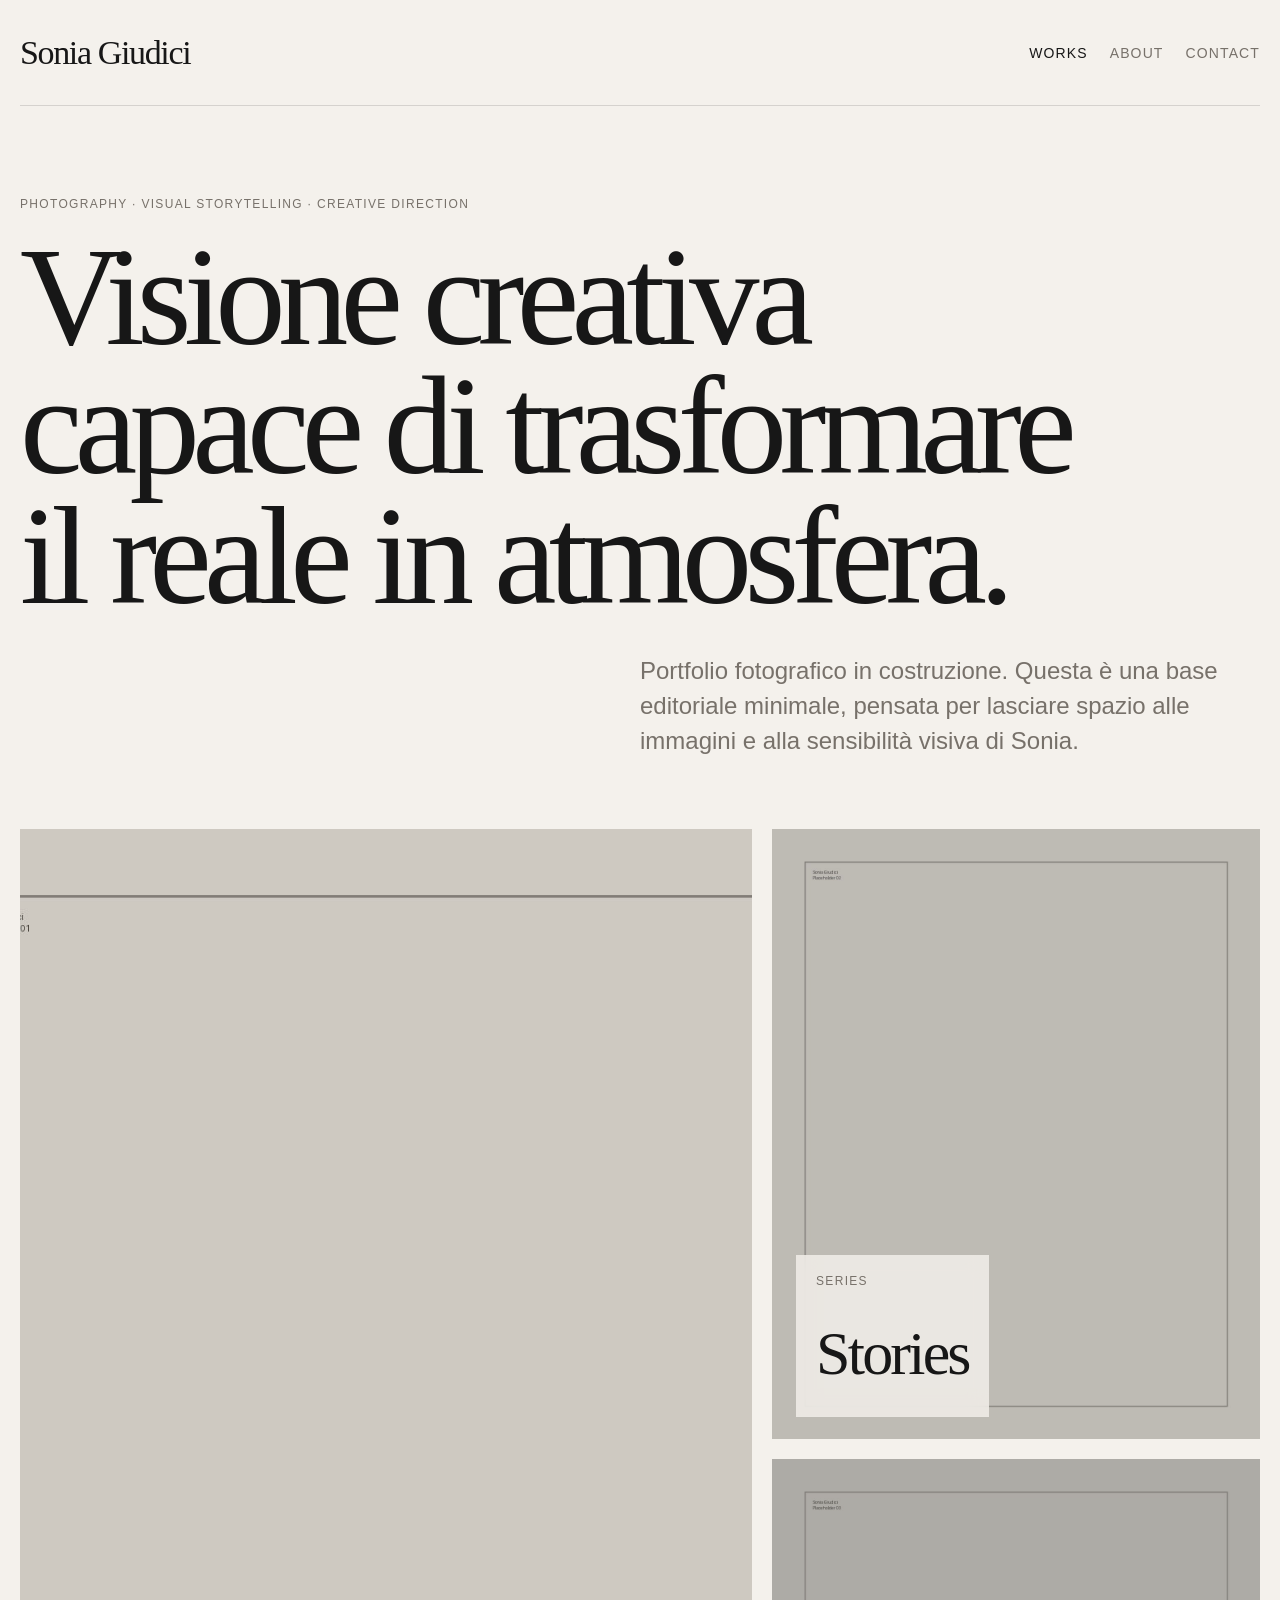
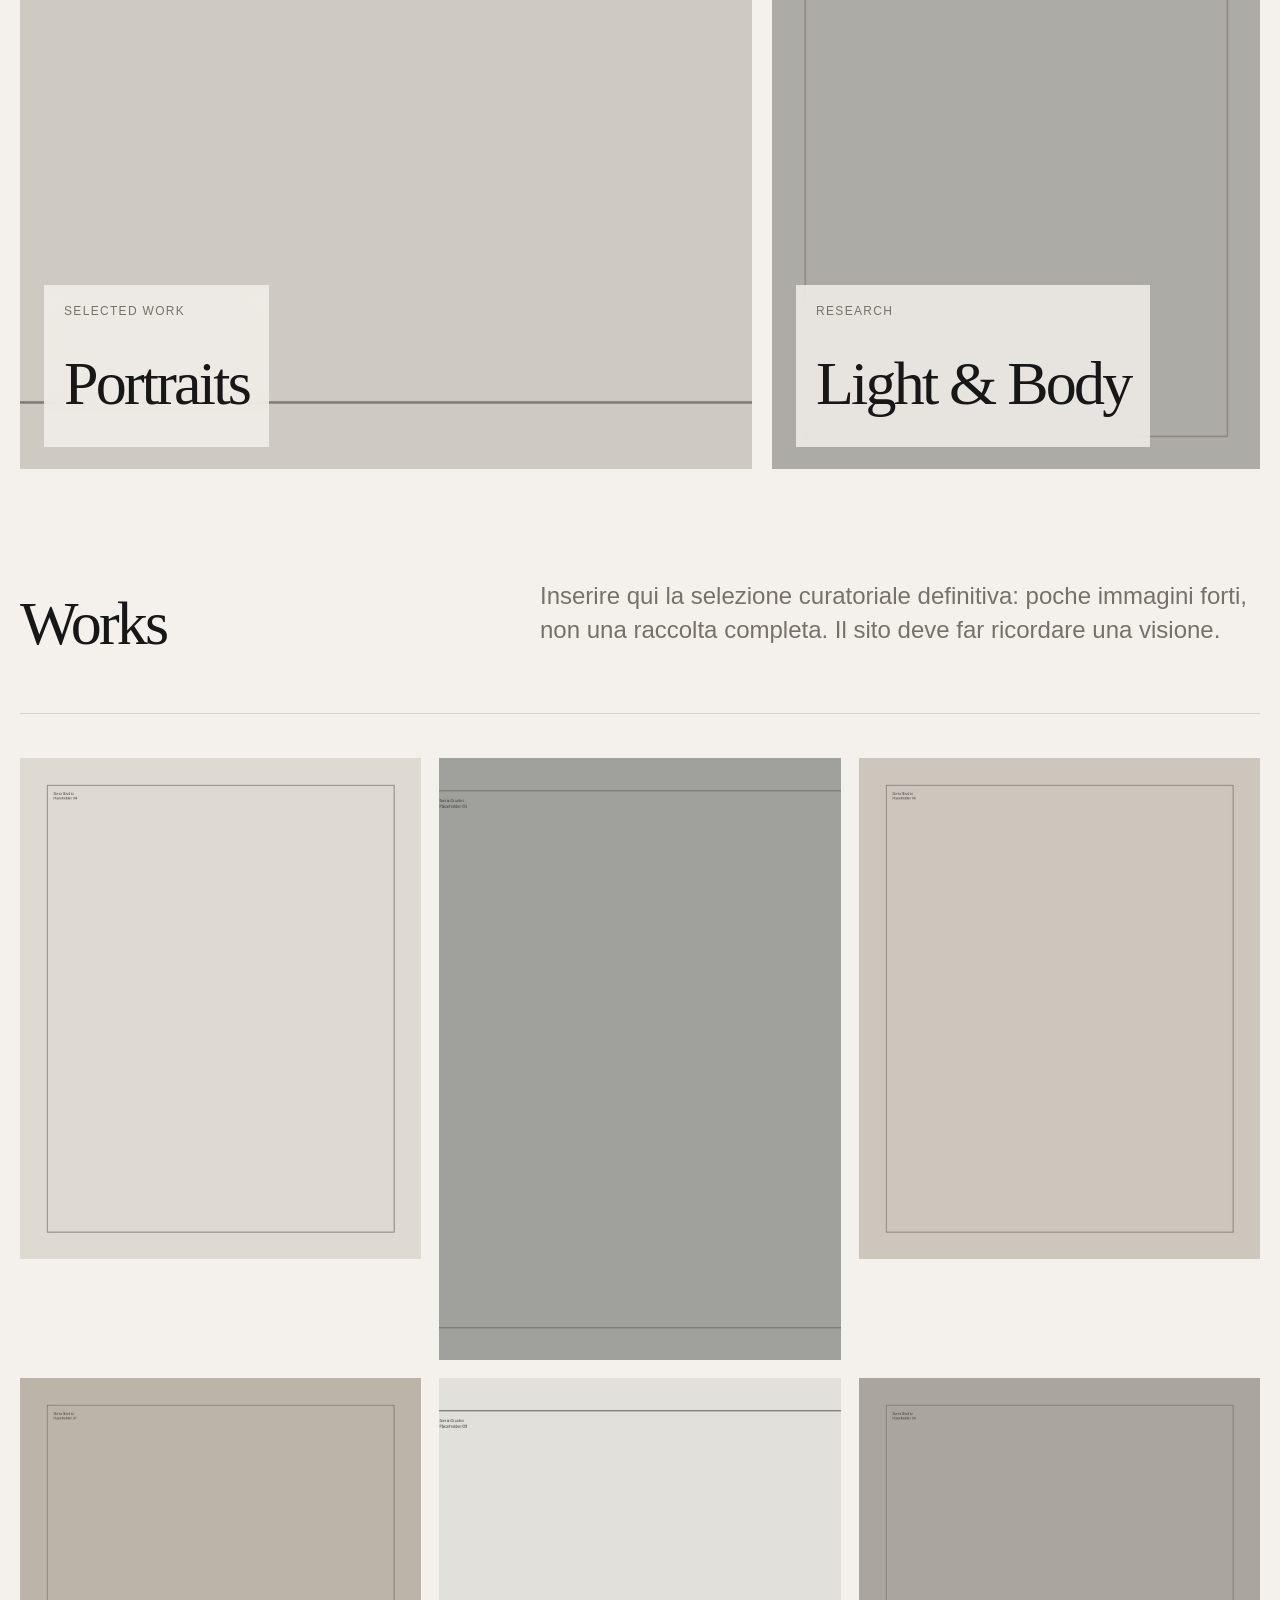
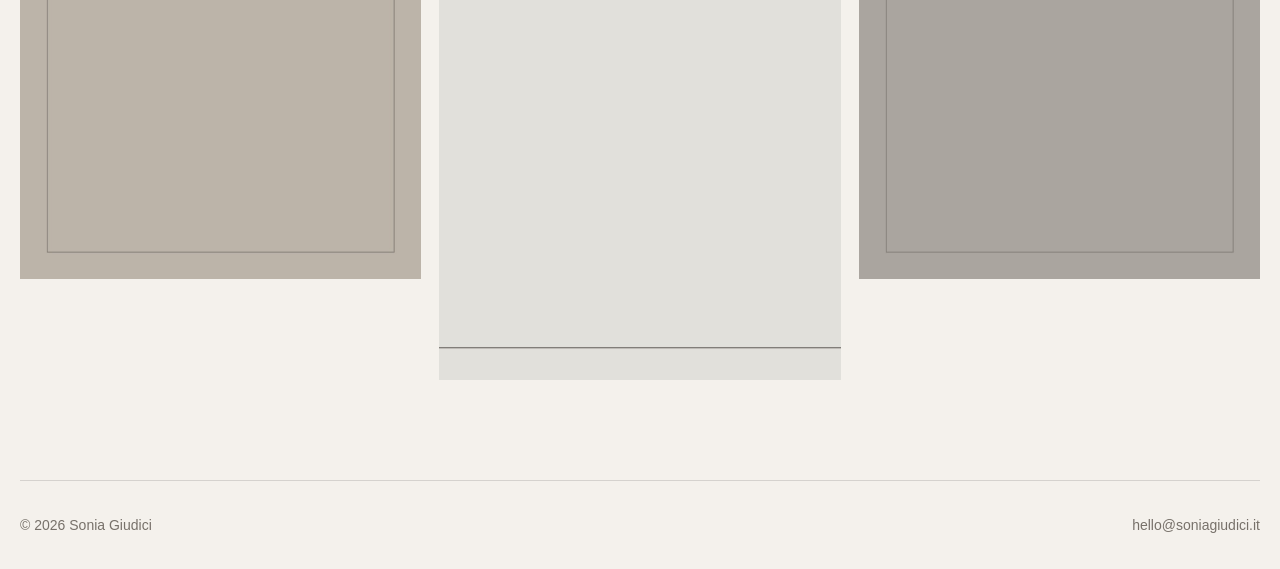
<file: index.html>
<!doctype html>
<html lang="it">
<head>
  <meta charset="utf-8">
  <meta name="viewport" content="width=device-width, initial-scale=1">
  <title>Sonia Giudici — Creative Vision</title>
  <meta name="description" content="Portfolio fotografico e visivo di Sonia Giudici.">
  <link rel="stylesheet" href="assets/css/style.css">
</head>
<body>
  <header class="site-header">
    <a class="logo" href="index.html">Sonia Giudici</a>
    <nav>
      <a href="index.html" aria-current="page">Works</a>
      <a href="about.html">About</a>
      <a href="contact.html">Contact</a>
    </nav>
  </header>

  <main>
    <section class="hero">
      <p class="eyebrow">Photography · Visual Storytelling · Creative Direction</p>
      <h1>Visione creativa capace di trasformare il reale in atmosfera.</h1>
      <p class="intro">
        Portfolio fotografico in costruzione. Questa è una base editoriale minimale,
        pensata per lasciare spazio alle immagini e alla sensibilità visiva di Sonia.
      </p>
    </section>

    <section class="featured">
      <article class="project-card large">
        <img src="assets/img/works/placeholder-01.jpg" alt="Opera fotografica di Sonia Giudici">
        <div>
          <p class="category">Selected work</p>
          <h2>Portraits</h2>
        </div>
      </article>

      <article class="project-card">
        <img src="assets/img/works/placeholder-02.jpg" alt="Opera fotografica di Sonia Giudici">
        <div>
          <p class="category">Series</p>
          <h2>Stories</h2>
        </div>
      </article>

      <article class="project-card">
        <img src="assets/img/works/placeholder-03.jpg" alt="Opera fotografica di Sonia Giudici">
        <div>
          <p class="category">Research</p>
          <h2>Light & Body</h2>
        </div>
      </article>
    </section>

    <section class="gallery-intro">
      <h2>Works</h2>
      <p>
        Inserire qui la selezione curatoriale definitiva: poche immagini forti,
        non una raccolta completa. Il sito deve far ricordare una visione.
      </p>
    </section>

    <section class="grid-gallery">
      <img src="assets/img/works/placeholder-04.jpg" alt="Opera fotografica di Sonia Giudici">
      <img src="assets/img/works/placeholder-05.jpg" alt="Opera fotografica di Sonia Giudici">
      <img src="assets/img/works/placeholder-06.jpg" alt="Opera fotografica di Sonia Giudici">
      <img src="assets/img/works/placeholder-07.jpg" alt="Opera fotografica di Sonia Giudici">
      <img src="assets/img/works/placeholder-08.jpg" alt="Opera fotografica di Sonia Giudici">
      <img src="assets/img/works/placeholder-09.jpg" alt="Opera fotografica di Sonia Giudici">
    </section>
  </main>

  <footer class="site-footer">
    <p>© <span id="year"></span> Sonia Giudici</p>
    <a href="mailto:hello@soniagiudici.it">hello@soniagiudici.it</a>
  </footer>

  <script src="assets/js/main.js"></script>
</body>
</html>
</file>
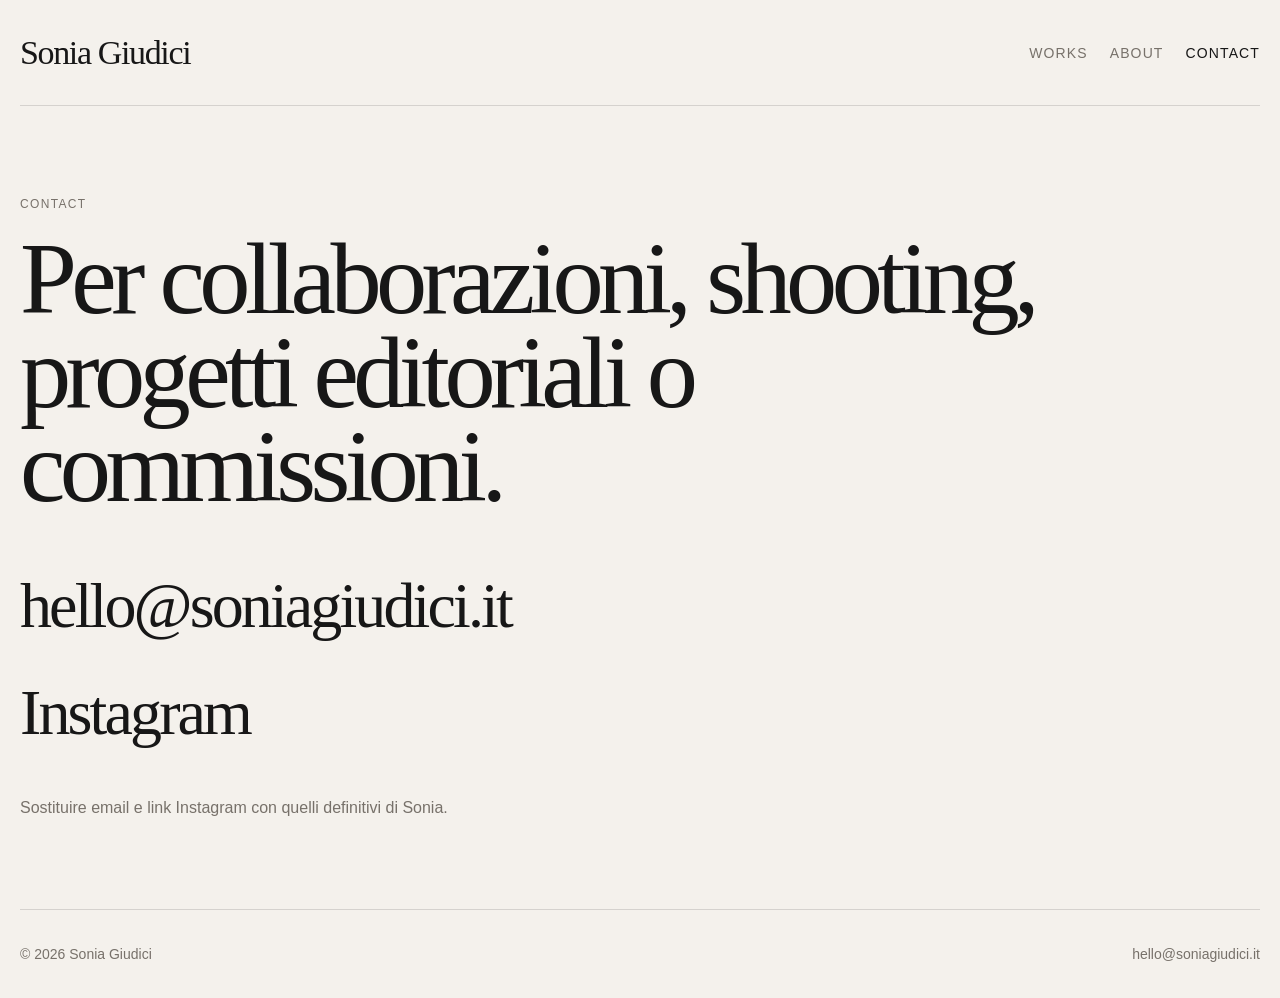
<file: contact.html>
<!doctype html>
<html lang="it">
<head>
  <meta charset="utf-8">
  <meta name="viewport" content="width=device-width, initial-scale=1">
  <title>Contact — Sonia Giudici</title>
  <meta name="description" content="Contatti di Sonia Giudici.">
  <link rel="stylesheet" href="assets/css/style.css">
</head>
<body>
  <header class="site-header">
    <a class="logo" href="index.html">Sonia Giudici</a>
    <nav>
      <a href="index.html">Works</a>
      <a href="about.html">About</a>
      <a href="contact.html" aria-current="page">Contact</a>
    </nav>
  </header>

  <main class="page contact-page">
    <section>
      <p class="eyebrow">Contact</p>
      <h1>Per collaborazioni, shooting, progetti editoriali o commissioni.</h1>
      <div class="contact-list">
        <a href="mailto:hello@soniagiudici.it">hello@soniagiudici.it</a>
        <a href="https://www.instagram.com/" target="_blank" rel="noreferrer">Instagram</a>
      </div>
      <p class="note">
        Sostituire email e link Instagram con quelli definitivi di Sonia.
      </p>
    </section>
  </main>

  <footer class="site-footer">
    <p>© <span id="year"></span> Sonia Giudici</p>
    <a href="mailto:hello@soniagiudici.it">hello@soniagiudici.it</a>
  </footer>

  <script src="assets/js/main.js"></script>
</body>
</html>
</file>
<file: assets/css/style.css>
* {
  box-sizing: border-box;
}

:root {
  --bg: #f4f1ec;
  --text: #171717;
  --muted: #77716a;
  --line: rgba(23, 23, 23, 0.14);
  --white: #fffaf3;
  --max: 1240px;
}

html {
  scroll-behavior: smooth;
}

body {
  margin: 0;
  background: var(--bg);
  color: var(--text);
  font-family: Inter, Helvetica, Arial, sans-serif;
  line-height: 1.45;
}

img {
  max-width: 100%;
  display: block;
  background: #ddd6cb;
}

a {
  color: inherit;
  text-decoration: none;
}

.site-header {
  width: min(var(--max), calc(100% - 40px));
  margin: 0 auto;
  padding: 28px 0;
  display: flex;
  justify-content: space-between;
  align-items: center;
  border-bottom: 1px solid var(--line);
}

.logo {
  font-family: Georgia, serif;
  font-size: clamp(22px, 3vw, 34px);
  letter-spacing: -0.04em;
}

nav {
  display: flex;
  gap: 22px;
  font-size: 14px;
  text-transform: uppercase;
  letter-spacing: 0.08em;
}

nav a {
  color: var(--muted);
}

nav a:hover,
nav a[aria-current="page"] {
  color: var(--text);
}

main {
  width: min(var(--max), calc(100% - 40px));
  margin: 0 auto;
}

.hero {
  min-height: 68vh;
  padding: 90px 0 70px;
  display: grid;
  align-content: center;
}

.eyebrow,
.category {
  margin: 0 0 18px;
  color: var(--muted);
  text-transform: uppercase;
  letter-spacing: 0.11em;
  font-size: 12px;
}

h1 {
  margin: 0;
  font-family: Georgia, serif;
  font-weight: 400;
  letter-spacing: -0.055em;
  line-height: 0.92;
  font-size: clamp(52px, 11vw, 142px);
  max-width: 1080px;
}

.intro {
  max-width: 620px;
  margin: 34px 0 0 auto;
  color: var(--muted);
  font-size: clamp(18px, 2.2vw, 24px);
}

.featured {
  display: grid;
  grid-template-columns: 1.2fr 0.8fr;
  gap: 20px;
  align-items: stretch;
}

.project-card {
  position: relative;
  overflow: hidden;
  background: #ddd6cb;
  min-height: 360px;
}

.project-card.large {
  grid-row: span 2;
  min-height: 740px;
}

.project-card img {
  width: 100%;
  height: 100%;
  object-fit: cover;
  filter: grayscale(20%) contrast(0.92);
  transition: transform 900ms ease, filter 900ms ease;
}

.project-card:hover img {
  transform: scale(1.03);
  filter: grayscale(0%) contrast(1);
}

.project-card div {
  position: absolute;
  left: 24px;
  bottom: 22px;
  padding: 18px 20px;
  background: rgba(244, 241, 236, 0.82);
  backdrop-filter: blur(10px);
}

.project-card h2,
.gallery-intro h2,
.statement h2 {
  margin: 0;
  font-family: Georgia, serif;
  font-weight: 400;
  font-size: clamp(32px, 5vw, 62px);
  letter-spacing: -0.045em;
}

.gallery-intro,
.statement {
  padding: 110px 0 44px;
  display: grid;
  grid-template-columns: 0.8fr 1.2fr;
  gap: 40px;
  border-bottom: 1px solid var(--line);
}

.gallery-intro p,
.statement p,
.text-block p,
.note {
  margin: 0;
  color: var(--muted);
  font-size: clamp(18px, 2vw, 24px);
  max-width: 760px;
}

.grid-gallery {
  padding: 44px 0 100px;
  display: grid;
  grid-template-columns: repeat(3, 1fr);
  gap: 18px;
}

.grid-gallery img {
  aspect-ratio: 4 / 5;
  object-fit: cover;
}

.grid-gallery img:nth-child(2),
.grid-gallery img:nth-child(5) {
  aspect-ratio: 4 / 6;
}

.page {
  min-height: 72vh;
  padding: 90px 0;
}

.about-layout {
  display: grid;
  grid-template-columns: 1fr 0.85fr;
  gap: 70px;
}

.about-layout h1,
.contact-page h1 {
  font-size: clamp(48px, 8vw, 104px);
}

.text-block {
  padding-top: 58px;
}

.text-block p + p {
  margin-top: 24px;
}

.contact-page {
  display: grid;
  align-items: center;
}

.contact-list {
  margin-top: 46px;
  display: grid;
  gap: 14px;
  font-family: Georgia, serif;
  font-size: clamp(32px, 5vw, 64px);
  letter-spacing: -0.045em;
}

.contact-list a:hover {
  opacity: 0.55;
}

.note {
  margin-top: 36px;
  font-size: 16px;
}

.site-footer {
  width: min(var(--max), calc(100% - 40px));
  margin: 0 auto;
  padding: 34px 0;
  border-top: 1px solid var(--line);
  display: flex;
  justify-content: space-between;
  gap: 20px;
  color: var(--muted);
  font-size: 14px;
}

.site-footer p {
  margin: 0;
}

@media (max-width: 820px) {
  .site-header,
  .site-footer {
    width: calc(100% - 28px);
  }

  .site-header {
    align-items: flex-start;
    gap: 22px;
    flex-direction: column;
  }

  main {
    width: calc(100% - 28px);
  }

  nav {
    width: 100%;
    justify-content: space-between;
    gap: 12px;
  }

  .hero {
    min-height: auto;
    padding: 70px 0 50px;
  }

  .intro {
    margin-left: 0;
  }

  .featured,
  .gallery-intro,
  .statement,
  .about-layout {
    grid-template-columns: 1fr;
  }

  .project-card,
  .project-card.large {
    min-height: 460px;
  }

  .grid-gallery {
    grid-template-columns: 1fr;
  }

  .gallery-intro,
  .statement {
    padding: 70px 0 32px;
  }

  .site-footer {
    flex-direction: column;
  }
}
</file>
